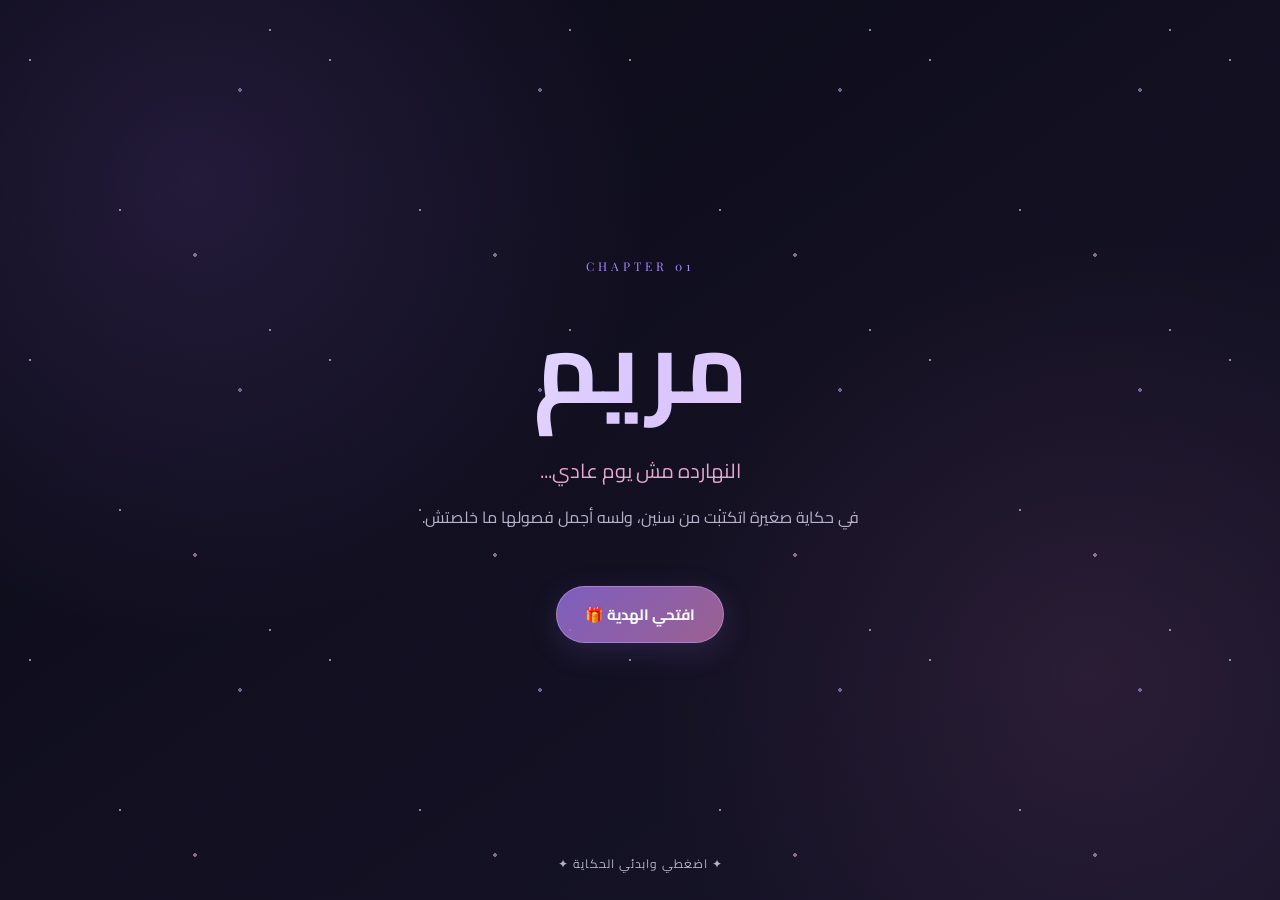
<file: index.html>
<!DOCTYPE html>
<html lang="ar" dir="rtl">

<head>
    <meta charset="UTF-8">
    <meta name="viewport" content="width=device-width, initial-scale=1.0">

    <title>إلى مريم ✨</title>

    <link rel="stylesheet" href="style.css">
</head>

<body>

    <main class="opening-screen">

        <div class="stars"></div>

        <div class="opening-content">

            <p class="chapter">
                CHAPTER 01
            </p>

            <h1>
                مريم
            </h1>

            <p class="subtitle">
                النهارده مش يوم عادي...
            </p>

            <p class="description">
                في حكاية صغيرة اتكتبت من سنين،
                ولسه أجمل فصولها ما خلصتش.
            </p>

            <button class="main-button" onclick="goToMessage()">
                افتحي الهدية 🎁
            </button>

        </div>

        <div class="scroll-hint">
            ✦ اضغطي وابدئي الحكاية ✦
        </div>

    </main>

    <script src="script.js"></script>

</body>

</html>
</file>
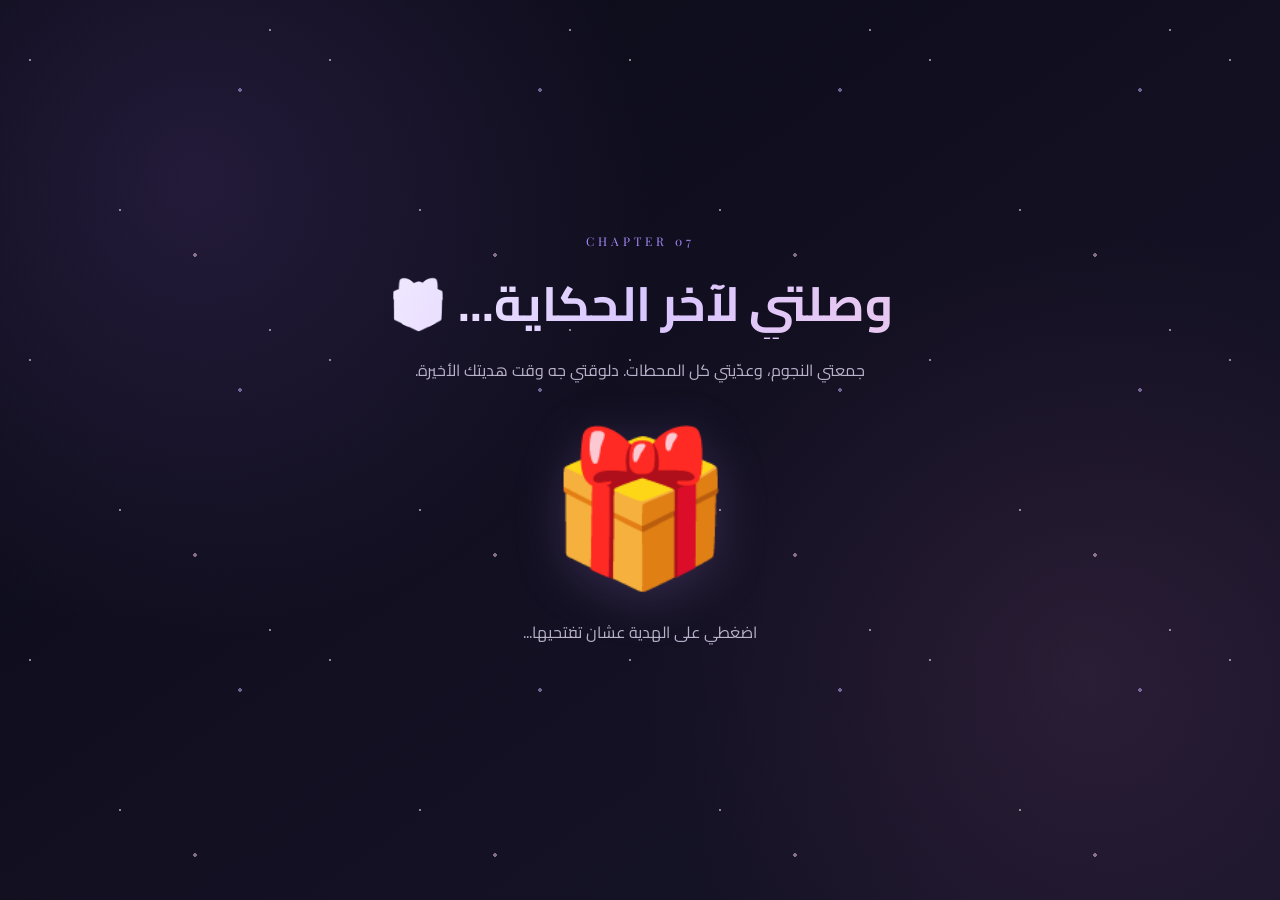
<file: final.html>
<!DOCTYPE html>
<html lang="ar" dir="rtl">

<head>
    <meta charset="UTF-8">
    <meta name="viewport" content="width=device-width, initial-scale=1.0">

    <title>الهدية الأخيرة 🎁</title>

    <link rel="stylesheet" href="style.css">
</head>

<body>

    <main class="final-screen">

        <div class="page-content">

            <p class="chapter">CHAPTER 07</p>

            <h1>وصلتي لآخر الحكاية... 🎁</h1>

            <p class="description">
                جمعتي النجوم، وعدّيتي كل المحطات.
                دلوقتي جه وقت هديتك الأخيرة.
            </p>

            <button
                id="finalGift"
                class="final-gift"
                onclick="openFinalGift()"
                aria-label="افتحي الهدية الأخيرة">

                🎁

            </button>

            <p id="finalHint" class="final-hint">
                اضغطي على الهدية عشان تفتحيها...
            </p>

            <div id="finalMessage" class="final-message" hidden>

                <h2>كل سنة وإنتي طيبة يا مريم 🤍</h2>

                <p>
                    أربع سنين من الحكايات والذكريات،
                    والنهارده بنحتفل بيكي وبسنة جديدة
                    أتمنى تكون مليانة فرح وراحة وأحلام بتتحقق.
                </p>

                <p>
                    أتمنى تفضلي دايمًا تلاقي حاجات
                    صغيرة تخلي يومك أحلى،
                    وتفتكري إن أجمل الحكايات
                    هي اللي لسه قدامنا. ✨
                </p>

                <p class="final-signature">
                  ❣️ Happy Birthday Ya Mariam
                </p>

            </div>

        </div>

    </main>

    <script src="script.js"></script>

</body>

</html>
</file>
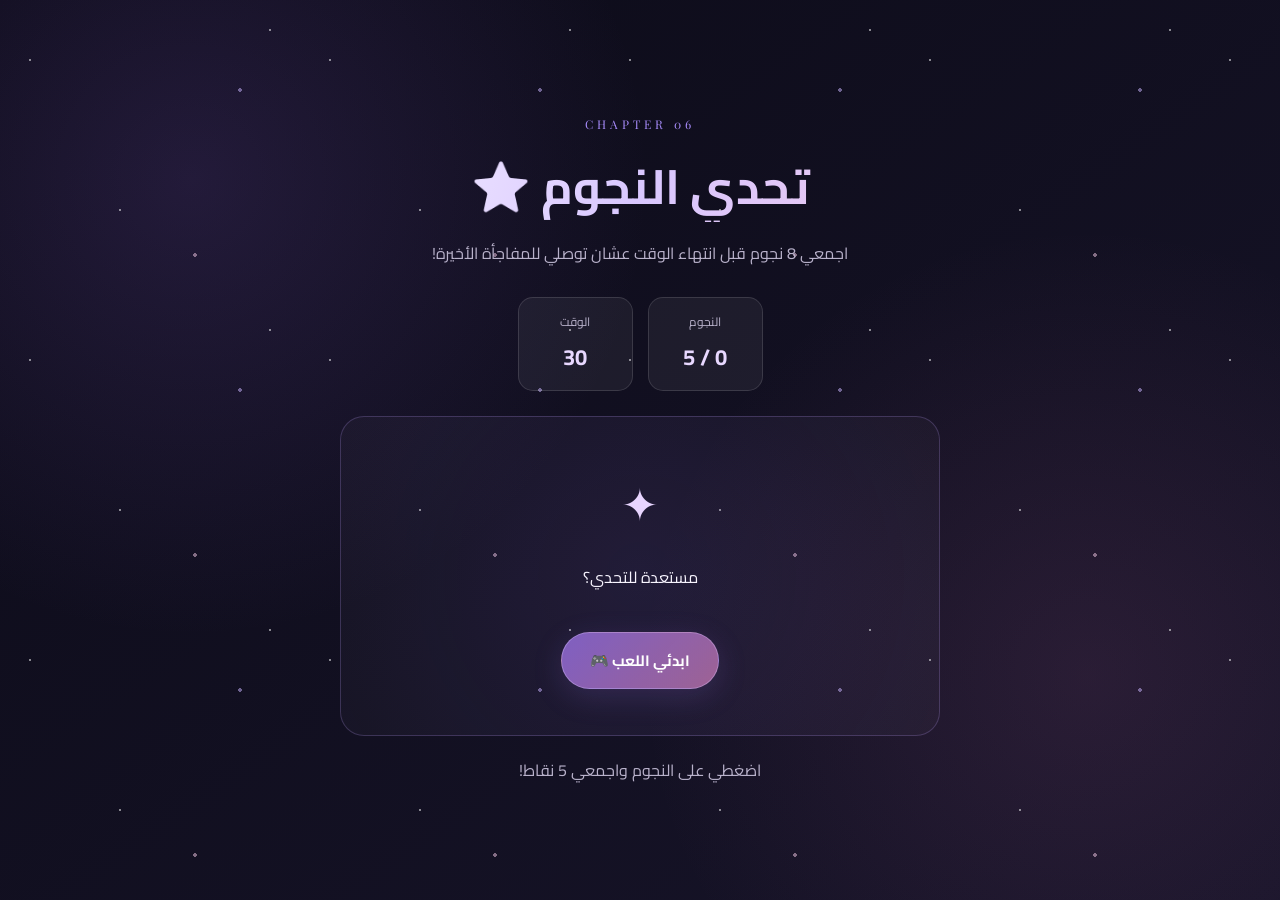
<file: game.html>
<!DOCTYPE html>
<html lang="ar" dir="rtl">

<head>
    <meta charset="UTF-8">
    <meta name="viewport" content="width=device-width, initial-scale=1.0">

    <title>تحدي النجوم ⭐</title>

    <link rel="stylesheet" href="style.css">
</head>

<body>

    <main class="game-screen">

        <div class="page-content">

            <p class="chapter">CHAPTER 06</p>

            <h1>تحدي النجوم ⭐</h1>

            <p class="description">
                اجمعي 8 نجوم قبل انتهاء الوقت
                عشان توصلي للمفاجأة الأخيرة!
            </p>

            <div class="game-stats">

                <div class="stat-card">
                    <span>النجوم</span>
                    <strong id="score">0 / 5</strong>
                </div>

                <div class="stat-card">
                    <span>الوقت</span>
                    <strong id="timer">30</strong>
                </div>

            </div>

            <div id="gameArea" class="game-area">

                <div id="gameIntro" class="game-intro">

                    <span class="intro-star">✦</span>

                    <p>
                        مستعدة للتحدي؟
                    </p>

                    <button
                        id="startGameButton"
                        class="main-button"
                        onclick="startGame()">

                        ابدئي اللعب 🎮

                    </button>

                </div>

            </div>

            <p id="gameMessage" class="game-message">
                اضغطي على النجوم واجمعي 5 نقاط!
            </p>

            <button
                id="retryButton"
                class="main-button"
                onclick="startGame()"
                hidden>

                حاولي تاني 🔄

            </button>

            <button
                id="finalGameButton"
                class="main-button"
                onclick="goToFinal()"
                hidden>

                افتحي هديتك الأخيرة 🎁

            </button>

        </div>

    </main>

    <script src="script.js"></script>

</body>

</html>
</file>
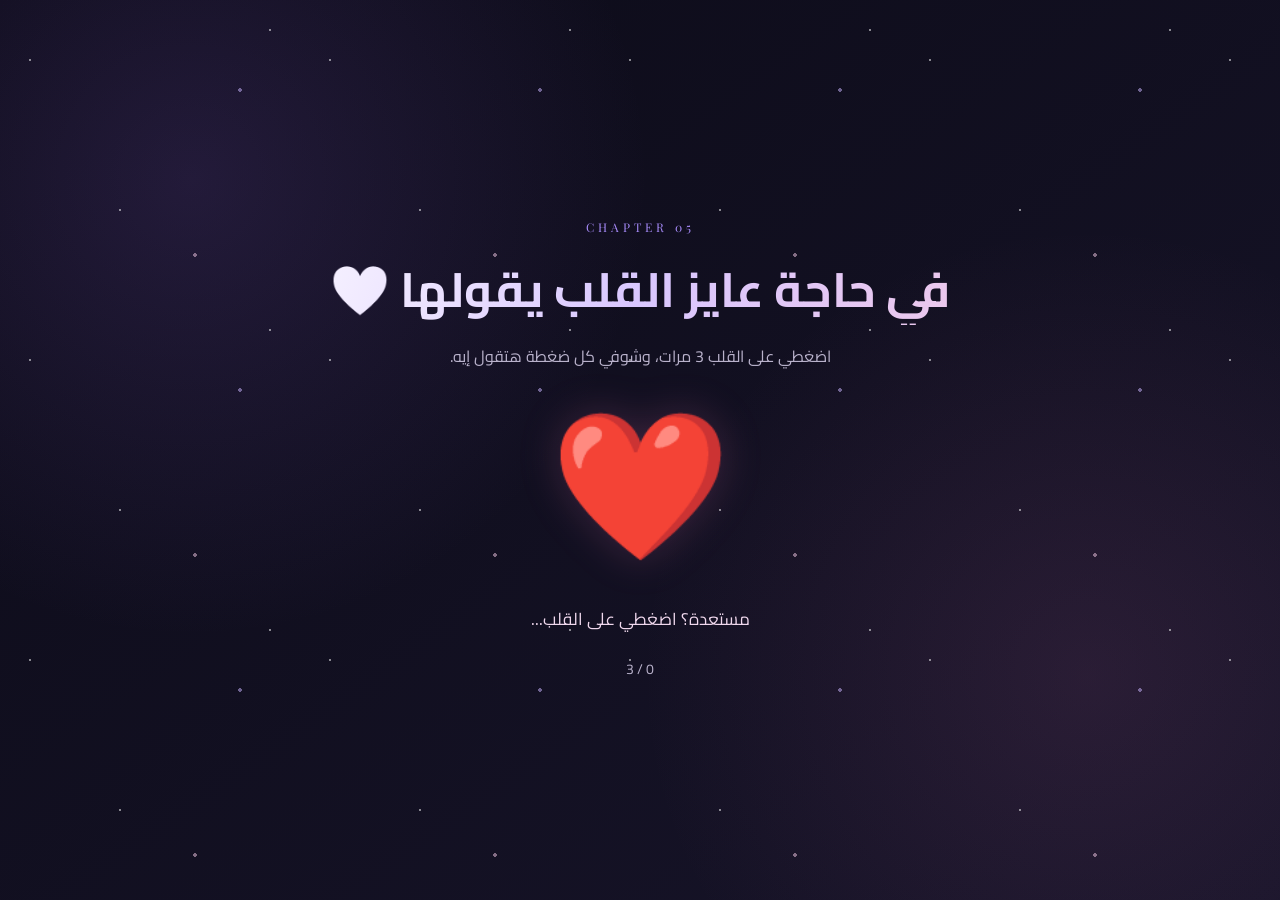
<file: heart.html>
<!DOCTYPE html>
<html lang="ar" dir="rtl">

<head>
    <meta charset="UTF-8">
    <meta name="viewport" content="width=device-width, initial-scale=1.0">

    <title>رسالة من القلب ❤️</title>

    <link rel="stylesheet" href="style.css">
</head>

<body>

    <main class="heart-screen">

        <div class="page-content">

            <p class="chapter">CHAPTER 05</p>

            <h1>في حاجة عايز القلب يقولها ❤️</h1>

            <p class="description">
                اضغطي على القلب 3 مرات،
                وشوفي كل ضغطة هتقول إيه.
            </p>

            <button
                id="bigHeart"
                class="big-heart"
                onclick="clickHeart()"
                aria-label="اضغطي على القلب">

                ❤️

            </button>

            <p id="heartMessage" class="heart-message">
                مستعدة؟ اضغطي على القلب...
            </p>

            <p id="heartProgress">
                0 / 3
            </p>

            <button
                id="nextHeartButton"
                class="main-button"
                onclick="goToGame()"
                hidden>

                يلا نلعب 🎮

            </button>

        </div>

    </main>

    <script src="script.js"></script>

</body>

</html>
</file>
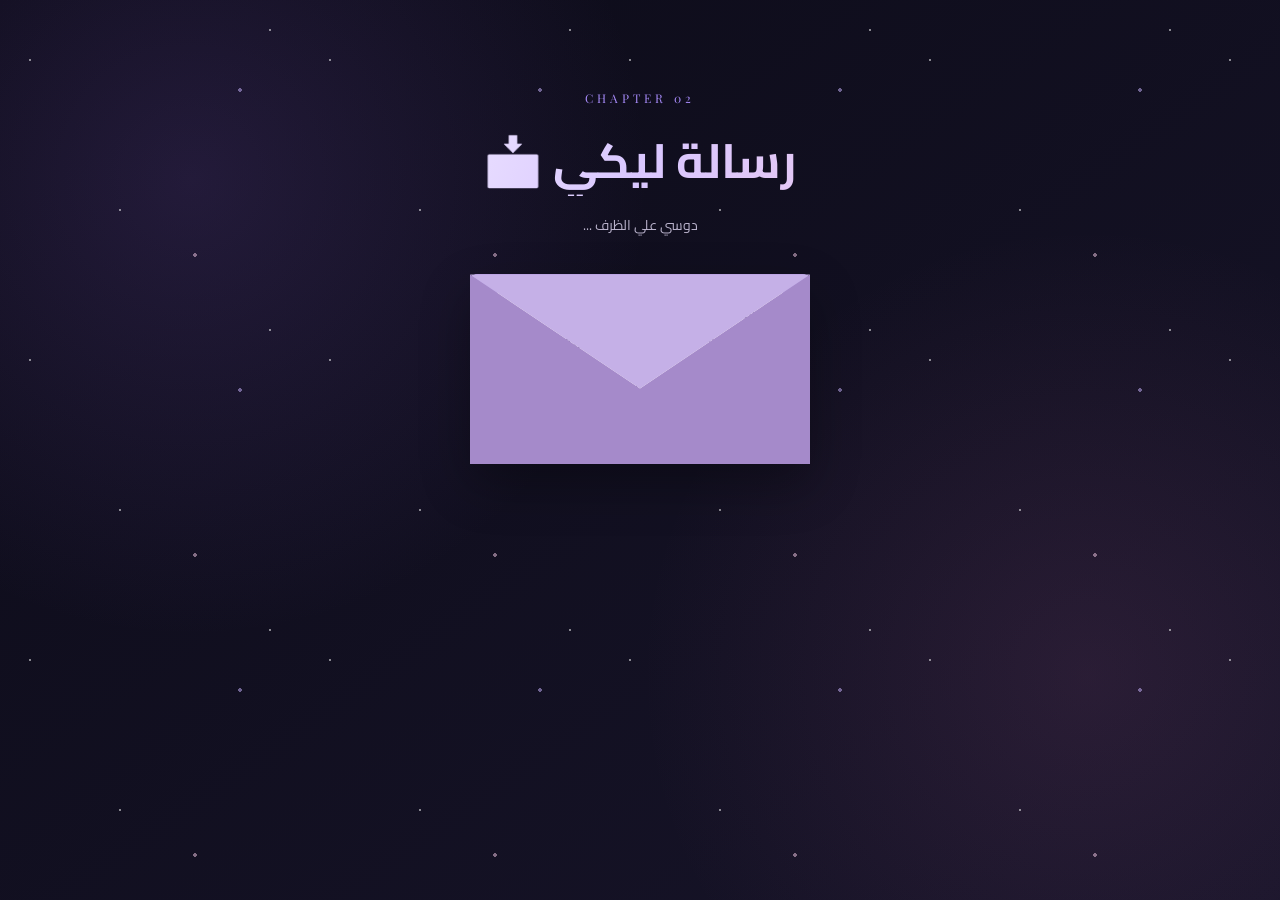
<file: message.html>
<!DOCTYPE html>
<html lang="ar" dir="rtl">

<head>
    <meta charset="UTF-8">
    <meta name="viewport" content="width=device-width, initial-scale=1.0">

    <title>رسالة إلى مريم 💌</title>

    <link rel="stylesheet" href="style.css">
</head>

<body>

    <main class="message-screen">

        <div class="page-content">

            <p class="chapter">
                CHAPTER 02
            </p>

            <h1>
                رسالة ليكي 📩
            </h1>

            <p class="hint">
               دوسي علي الظرف ...
            </p>

            <!-- الظرف -->
            <div class="envelope-container" onclick="openEnvelope()">

                <div class="envelope" id="envelope">

                    <div class="envelope-back"></div>

                    <div class="letter">
                        <p>
                            مريم...
                        </p>

                        <p>
                            يمكن الكلام أحيانًا مش بيكفي،
                            بس في حاجات تستاهل تتقال.
                        </p>

                        <p>
                            أربع سنين كانوا كفاية إني أعرف
                            إن وجود شخص في حياتنا ممكن
                            يخلي أيام كتير مختلفة.
                        </p>

                        <p>
                            ودي مجرد بداية للحكاية... ✨
                        </p>
                    </div>

                    <div class="envelope-front"></div>

                    <div class="envelope-flap"></div>

                </div>

            </div>

            <!-- الرسالة بعد فتح الظرف -->
            <div class="message-reveal" id="messageReveal">

                <h2>
                    ❤️ Happy Birthday ya Roma 
                </h2>

                <p>
                    أتمنى السنة الجديدة في حياتك تكون
                    مليانة حاجات حلوة وضحكة وذكريات
                    تستاهلي تفتكريها دايمًا.
                </p>

                <button class="main-button" onclick="goToYears()">
                    المحطة اللي بعدها →
                </button>

            </div>

        </div>

    </main>

    <script src="script.js"></script>

</body>

</html>
</file>
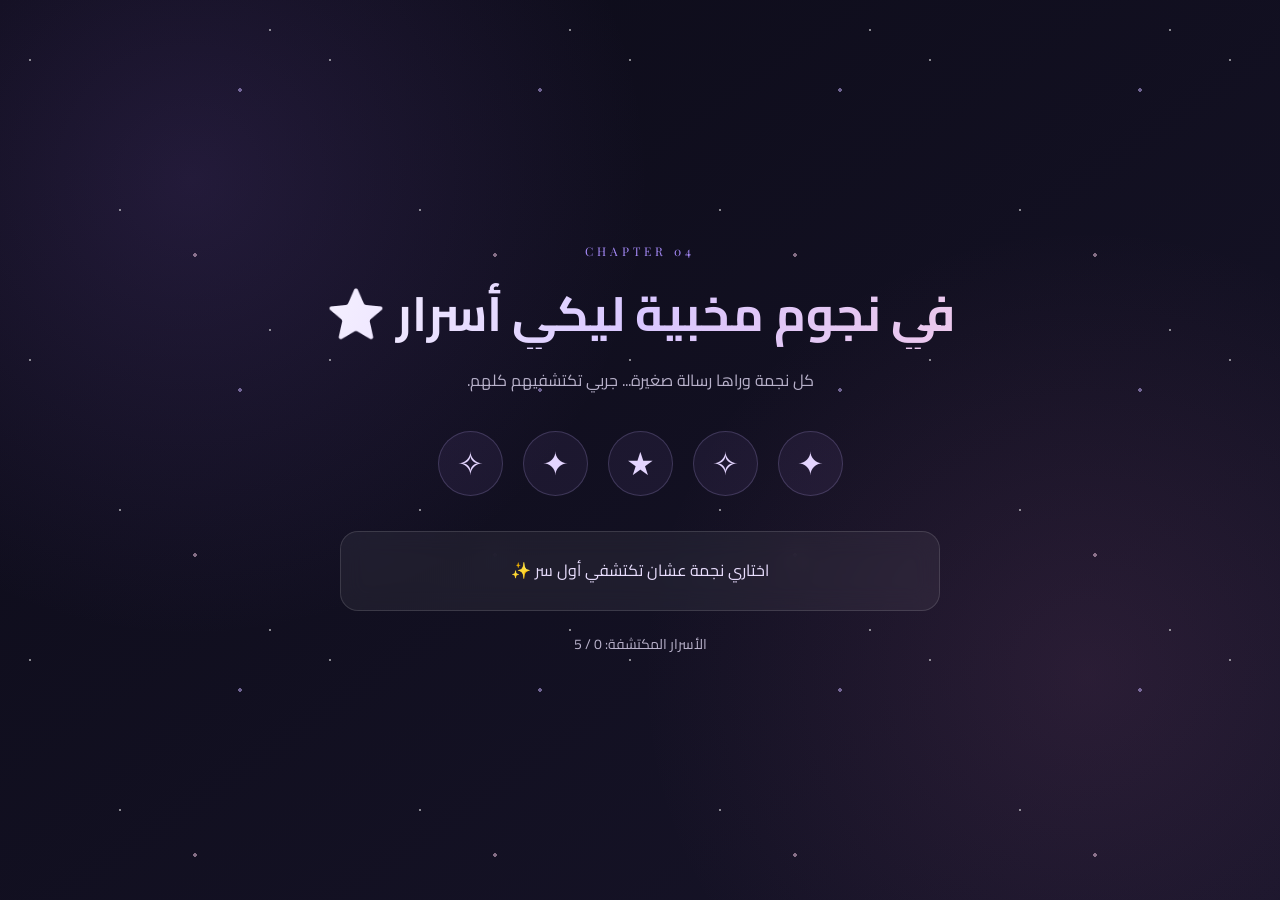
<file: secrets.html>
<!DOCTYPE html>
<html lang="ar" dir="rtl">

<head>
    <meta charset="UTF-8">
    <meta name="viewport" content="width=device-width, initial-scale=1.0">

    <title>أسرار النجوم ⭐</title>

    <link rel="stylesheet" href="style.css">
</head>

<body>

    <main class="secrets-screen">

        <div class="page-content">

            <p class="chapter">CHAPTER 04</p>

            <h1>في نجوم مخبية ليكي أسرار ⭐</h1>

            <p class="description">
                كل نجمة وراها رسالة صغيرة...
                جربي تكتشفيهم كلهم.
            </p>

            <div class="stars-grid">

                <button class="secret-star"
                    onclick="revealSecret(0, this)">
                    ✦
                </button>

                <button class="secret-star"
                    onclick="revealSecret(1, this)">
                    ✧
                </button>

                <button class="secret-star"
                    onclick="revealSecret(2, this)">
                    ★
                </button>

                <button class="secret-star"
                    onclick="revealSecret(3, this)">
                    ✦
                </button>

                <button class="secret-star"
                    onclick="revealSecret(4, this)">
                    ✧
                </button>

            </div>

            <div id="secretMessage" class="secret-message">
                اختاري نجمة عشان تكتشفي أول سر ✨
            </div>

            <p id="secretProgress">
                الأسرار المكتشفة: 0 / 5
            </p>

            <button
                id="nextSecretButton"
                class="main-button"
                onclick="goToHeart()"
                hidden>

                في حاجة تانية مستنياكي ❤️

            </button>

        </div>

    </main>

    <script src="script.js"></script>

</body>

</html>
</file>
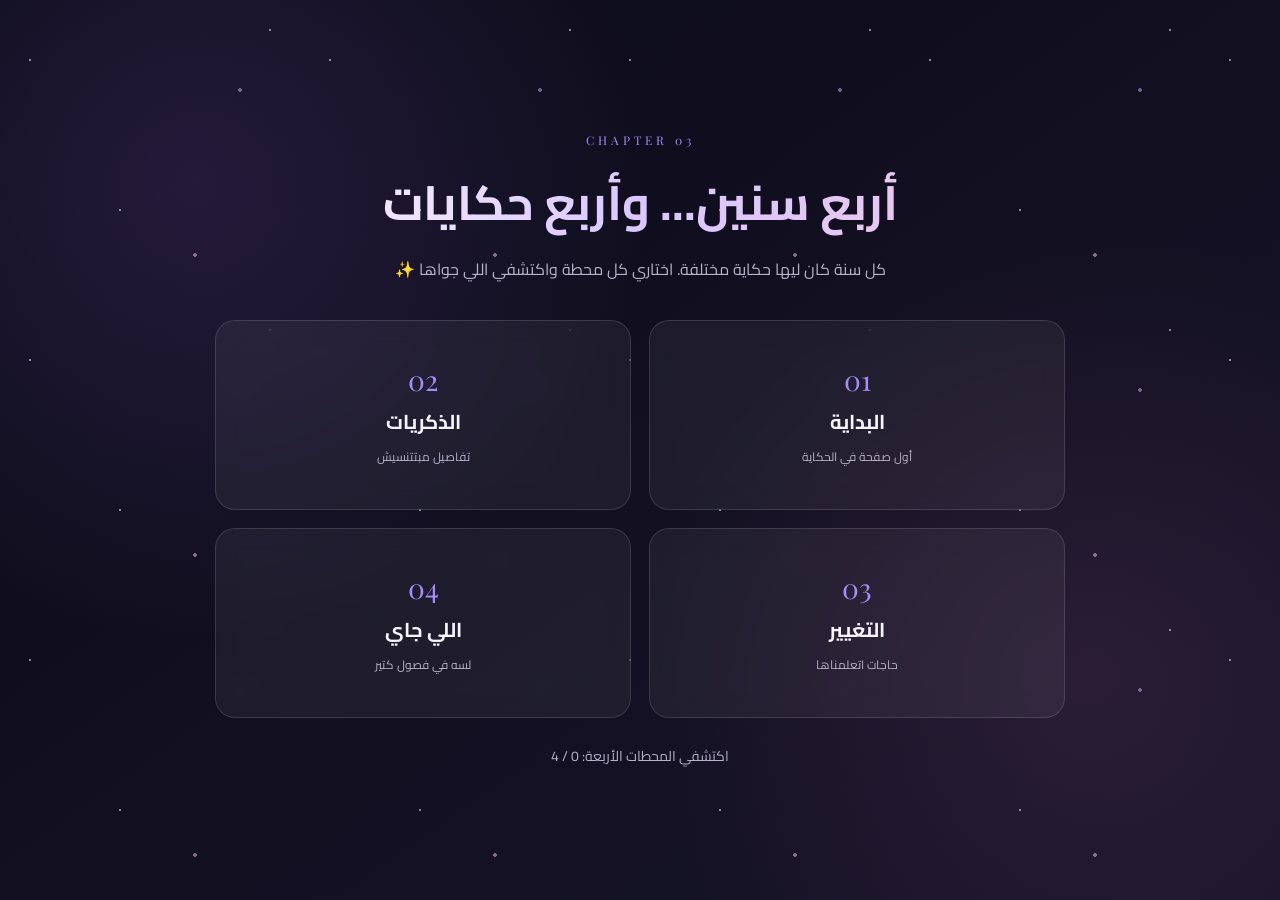
<file: years.html>
<!DOCTYPE html>
<html lang="ar" dir="rtl">

<head>
    <meta charset="UTF-8">
    <meta name="viewport" content="width=device-width, initial-scale=1.0">

    <title>أربع سنين من الحكاية 🕰️</title>

    <link rel="stylesheet" href="style.css">
</head>

<body>

    <main class="years-screen">

        <div class="page-content">

            <p class="chapter">CHAPTER 03</p>

            <h1>أربع سنين... وأربع حكايات</h1>

            <p class="description">
                كل سنة كان ليها حكاية مختلفة.
                اختاري كل محطة واكتشفي اللي جواها ✨
            </p>

            <div class="years-grid">

                <button class="year-card"
                    onclick="openYear(1, this)">

                    <span class="year-number">01</span>
                    <span class="year-title">البداية</span>
                    <span class="year-hint">أول صفحة في الحكاية</span>

                    <p class="year-story">
                        كل حكاية حلوة بيكون ليها بداية،
                        وأجمل حاجة في البداية إننا منعرفش
                        الذكريات اللي مستنيانا.
                    </p>

                </button>

                <button class="year-card"
                    onclick="openYear(2, this)">

                    <span class="year-number">02</span>
                    <span class="year-title">الذكريات</span>
                    <span class="year-hint">تفاصيل مبتتنسيش</span>

                    <p class="year-story">
                        ساعات أبسط التفاصيل هي اللي بتفضل
                        في بالنا، وتخلينا نبتسم لما نفتكرها.
                    </p>

                </button>

                <button class="year-card"
                    onclick="openYear(3, this)">

                    <span class="year-number">03</span>
                    <span class="year-title">التغيير</span>
                    <span class="year-hint">حاجات اتعلمناها</span>

                    <p class="year-story">
                        مع الوقت بنتغير ونتعلم،
                        وكل تجربة بتسيب جوانا حاجة جديدة.
                    </p>

                </button>

                <button class="year-card"
                    onclick="openYear(4, this)">

                    <span class="year-number">04</span>
                    <span class="year-title">اللي جاي</span>
                    <span class="year-hint">لسه في فصول كتير</span>

                    <p class="year-story">
                        أجمل حاجة إن الحكاية لسه مستمرة،
                        ولسه في ذكريات جديدة ممكن نصنعها.
                    </p>

                </button>

            </div>

            <p id="yearsProgress">
                اكتشفي المحطات الأربعة: 0 / 4
            </p>

            <button
                id="nextYearsButton"
                class="main-button"
                onclick="goToSecrets()"
                hidden>

                اكتشفي الأسرار ⭐

            </button>

        </div>

    </main>

    <script src="script.js"></script>

</body>

</html>
</file>
<file: style.css>
/* =================================
   1. إعدادات عامة للموقع
================================= */

@import url('https://fonts.googleapis.com/css2?family=Cairo:wght@400;500;600;700;800&family=Playfair+Display:wght@500;600;700&display=swap');

:root {
    --bg: #0c0b18;
    --bg-light: #171429;
    --purple: #a78bfa;
    --pink: #e9a8d4;
    --white: #f8f5ff;
    --muted: #b9b2cb;
    --glass: rgba(255, 255, 255, 0.055);
    --border: rgba(255, 255, 255, 0.13);
}

* {
    box-sizing: border-box;
    margin: 0;
    padding: 0;
}

[hidden] {
    display: none !important;
}

html {
    scroll-behavior: smooth;
}

body {
    min-height: 100vh;
    color: var(--white);
    font-family: 'Cairo', sans-serif;

    background:
        radial-gradient(
            circle at 15% 20%,
            rgba(119, 82, 180, 0.20),
            transparent 35%
        ),
        radial-gradient(
            circle at 85% 75%,
            rgba(195, 105, 165, 0.12),
            transparent 35%
        ),
        linear-gradient(145deg, var(--bg), var(--bg-light));

    background-attachment: fixed;
    overflow-x: hidden;
}

/* خلفية النجوم الهادية */

body::before {
    content: "";
    position: fixed;
    inset: 0;
    pointer-events: none;
    z-index: -1;

    background-image:
        radial-gradient(1px 1px at 10% 20%, white 80%, transparent),
        radial-gradient(2px 2px at 80% 30%, #c9b5ff 80%, transparent),
        radial-gradient(1px 1px at 40% 70%, white 80%, transparent),
        radial-gradient(2px 2px at 65% 85%, #f3c9e5 80%, transparent),
        radial-gradient(1px 1px at 90% 10%, white 80%, transparent);

    background-size: 300px 300px;
    opacity: 0.5;

    animation: starsDrift 35s linear infinite;
}

@keyframes starsDrift {
    from {
        background-position: 0 0;
    }

    to {
        background-position: 300px 300px;
    }
}

/* =================================
   2. تنسيق الشاشات
================================= */

.opening-screen,
.message-screen,
.years-screen,
.secrets-screen,
.heart-screen,
.game-screen,
.final-screen {
    min-height: 100vh;
    display: flex;
    align-items: center;
    justify-content: center;

    padding: 50px 22px;
}

.opening-content,
.page-content {
    width: 100%;
    max-width: 850px;
    margin: auto;
    text-align: center;

    animation: screenAppear 1s ease both;
}

@keyframes screenAppear {
    from {
        opacity: 0;
        transform: translateY(22px);
    }

    to {
        opacity: 1;
        transform: translateY(0);
    }
}

.chapter {
    color: var(--purple);
    font-family: 'Playfair Display', serif;
    font-size: 12px;
    letter-spacing: 4px;
    margin-bottom: 18px;
}

h1 {
    font-size: clamp(28px, 5vw, 48px);
    line-height: 1.5;
    font-weight: 700;
    margin-bottom: 15px;

    background: linear-gradient(
        110deg,
        #fff,
        #d9c7ff,
        #f2c8e6
    );

    -webkit-background-clip: text;
    background-clip: text;
    color: transparent;
}

h2 {
    font-size: clamp(22px, 4vw, 32px);
    line-height: 1.6;
    margin-bottom: 15px;
}

.subtitle {
    color: var(--pink);
    font-size: 20px;
    margin-bottom: 12px;
}

.description,
.hint {
    color: var(--muted);
    font-size: 16px;
    line-height: 2;
    max-width: 600px;
    margin: 0 auto 28px;
}

.hint {
    font-size: 14px;
}

/* =================================
   3. الأزرار
================================= */

.main-button {
    display: inline-flex;
    align-items: center;
    justify-content: center;
    gap: 8px;

    border: 1px solid rgba(220, 198, 255, 0.35);
    border-radius: 50px;

    padding: 13px 28px;
    margin-top: 25px;

    color: #fff;
    font-family: inherit;
    font-size: 15px;
    font-weight: 700;

    background: linear-gradient(
        135deg,
        rgba(145, 109, 220, 0.85),
        rgba(190, 116, 173, 0.8)
    );

    box-shadow: 0 8px 30px rgba(145, 109, 220, 0.18);

    cursor: pointer;
    transition:
        transform 0.25s ease,
        box-shadow 0.25s ease,
        filter 0.25s ease;
}

.main-button:hover {
    transform: translateY(-3px);
    box-shadow: 0 12px 35px rgba(180, 135, 240, 0.3);
    filter: brightness(1.1);
}

.main-button:active {
    transform: scale(0.97);
}

.main-button:focus-visible,
button:focus-visible {
    outline: 2px solid #e5d5ff;
    outline-offset: 4px;
}

/* =================================
   4. شاشة البداية
================================= */

.opening-content h1 {
    font-size: clamp(55px, 12vw, 100px);
    margin: 10px 0;
    animation: nameGlow 4s ease-in-out infinite;
}

@keyframes nameGlow {
    0%, 100% {
        text-shadow: 0 0 10px rgba(190, 155, 255, 0.1);
    }

    50% {
        text-shadow: 0 0 35px rgba(190, 155, 255, 0.35);
    }
}

.scroll-hint {
    position: absolute;
    bottom: 25px;
    left: 0;
    right: 0;

    color: var(--muted);
    font-size: 12px;
    letter-spacing: 1px;

    text-align: center;
    animation: hintFloat 2.5s ease-in-out infinite;
}

@keyframes hintFloat {
    0%, 100% {
        transform: translateY(0);
        opacity: 0.65;
    }

    50% {
        transform: translateY(-6px);
        opacity: 1;
    }
}

/* =================================
   5. شاشة الظرف والرسالة
================================= */

.envelope-container {
    width: min(340px, 90vw);
    height: 230px;
    margin: 35px auto;

    perspective: 1000px;
    cursor: pointer;
}

.envelope {
    position: relative;
    width: 100%;
    height: 190px;
    margin-top: 25px;

    border-radius: 8px;
    background: #b49adf;

    box-shadow: 0 20px 50px rgba(0, 0, 0, 0.3);

    transition: transform 0.5s ease;
}

.envelope-back {
    position: absolute;
    inset: 0;
    background: #b49adf;
    border-radius: 8px;
}

.letter {
    position: absolute;
    left: 8%;
    width: 84%;
    height: 165px;
    top: 15px;

    padding: 15px;
    overflow: hidden;

    color: #3b2b4a;
    background: #fffaf4;
    border-radius: 5px;

    font-size: 12px;
    line-height: 1.7;
    text-align: right;

    transition:
        transform 0.9s ease,
        height 0.9s ease;

    z-index: 2;
}

.letter p {
    margin-bottom: 6px;
}

.envelope-front {
    position: absolute;
    inset: 0;

    background: #a58aca;
    clip-path: polygon(0 0, 50% 60%, 100% 0, 100% 100%, 0 100%);

    z-index: 3;
}

.envelope-flap {
    position: absolute;
    inset: 0;

    background: #c5b0e7;
    clip-path: polygon(0 0, 100% 0, 50% 60%);

    transform-origin: top center;
    transition: transform 0.7s ease;

    z-index: 4;
}

.envelope.open .envelope-flap {
    transform: rotateX(180deg);
    z-index: 1;
}

.envelope.open .letter {
    transform: translateY(-115px);
    height: 240px;
}

.message-reveal {
    max-width: 600px;
    margin: 25px auto 0;
    padding: 28px;

    border: 1px solid var(--border);
    border-radius: 22px;

    background: var(--glass);
    backdrop-filter: blur(15px);

    opacity: 0;
    transform: translateY(20px);

    transition:
        opacity 0.8s ease,
        transform 0.8s ease;
}

.message-reveal.show {
    opacity: 1;
    transform: translateY(0);
}

.message-reveal p {
    color: var(--muted);
    line-height: 2;
}

/* =================================
   6. شاشة الأربع محطات
================================= */

.years-grid {
    display: grid;
    grid-template-columns: repeat(2, minmax(0, 1fr));
    gap: 18px;

    margin: 35px 0 25px;
}

.year-card {
    position: relative;
    min-height: 190px;

    padding: 25px 18px;
    overflow: hidden;

    border: 1px solid var(--border);
    border-radius: 20px;

    color: var(--white);
    font-family: inherit;

    background: var(--glass);
    backdrop-filter: blur(12px);

    cursor: pointer;

    transition:
        transform 0.3s ease,
        border-color 0.3s ease,
        background 0.3s ease;
}

.year-card:hover {
    transform: translateY(-5px);
    border-color: rgba(190, 160, 255, 0.55);
    background: rgba(170, 140, 230, 0.1);
}

.year-card.revealed {
    border-color: rgba(190, 160, 255, 0.55);
    background: rgba(150, 120, 210, 0.13);
}

.year-number {
    display: block;
    color: var(--purple);
    font-family: 'Playfair Display', serif;
    font-size: 28px;
    margin-bottom: 5px;
}

.year-title {
    display: block;
    font-size: 20px;
    font-weight: 700;
}

.year-hint {
    display: block;
    color: var(--muted);
    font-size: 12px;
    margin-top: 5px;
}

.year-story {
    max-height: 0;
    overflow: hidden;

    color: #e8defa;
    font-size: 14px;
    line-height: 1.9;

    opacity: 0;

    transition:
        max-height 0.6s ease,
        opacity 0.5s ease,
        margin 0.5s ease;
}

.year-story.show {
    max-height: 250px;
    opacity: 1;
    margin-top: 15px;
}

#yearsProgress,
#secretProgress,
#heartProgress {
    color: var(--muted);
    font-size: 14px;
    margin-top: 20px;
}

/* =================================
   7. شاشة النجوم والأسرار
================================= */

.stars-grid {
    display: flex;
    flex-wrap: wrap;
    justify-content: center;
    align-items: center;
    gap: 20px;

    max-width: 500px;
    margin: 35px auto;
}

.secret-star {
    width: 65px;
    height: 65px;

    border: 1px solid rgba(200, 180, 255, 0.2);
    border-radius: 50%;

    color: #e4d5ff;
    font-size: 32px;

    background: rgba(160, 130, 230, 0.08);

    cursor: pointer;

    transition:
        transform 0.3s ease,
        background 0.3s ease,
        box-shadow 0.3s ease;
}

.secret-star:hover {
    transform: scale(1.15) rotate(8deg);
    background: rgba(160, 130, 230, 0.2);
    box-shadow: 0 0 25px rgba(180, 150, 255, 0.2);
}

.secret-star.discovered {
    color: #fff2b5;
    background: rgba(230, 195, 120, 0.15);
    box-shadow: 0 0 20px rgba(230, 195, 120, 0.2);
    animation: starFound 0.5s ease;
}

@keyframes starFound {
    0% {
        transform: scale(0.7);
    }

    70% {
        transform: scale(1.25);
    }

    100% {
        transform: scale(1);
    }
}

.secret-message {
    max-width: 600px;
    min-height: 80px;

    margin: 20px auto;
    padding: 22px;

    border: 1px solid var(--border);
    border-radius: 18px;

    color: #e9defe;
    line-height: 2;

    background: var(--glass);
    backdrop-filter: blur(12px);
}

/* =================================
   8. شاشة القلب التفاعلي
================================= */

.big-heart {
    display: block;
    margin: 30px auto;

    border: none;
    background: transparent;

    font-size: clamp(85px, 20vw, 145px);

    cursor: pointer;

    filter: drop-shadow(0 0 20px rgba(240, 120, 180, 0.2));

    transition: transform 0.25s ease;
}

.big-heart:hover {
    transform: scale(1.08);
}

.big-heart.heart-pop {
    animation: heartPop 0.55s ease;
}

@keyframes heartPop {
    0% {
        transform: scale(1);
    }

    35% {
        transform: scale(1.3);
    }

    65% {
        transform: scale(0.92);
    }

    100% {
        transform: scale(1);
    }
}

.heart-message {
    max-width: 600px;
    margin: 20px auto;

    color: #f0d8ed;
    font-size: 17px;
    line-height: 2;
}

/* =================================
   9. شاشة اللعبة
================================= */

.game-stats {
    display: flex;
    justify-content: center;
    gap: 15px;

    margin: 25px 0;
}

.stat-card {
    min-width: 115px;
    padding: 12px 20px;

    border: 1px solid var(--border);
    border-radius: 15px;

    background: var(--glass);
}

.stat-card span {
    display: block;
    color: var(--muted);
    font-size: 12px;
}

.stat-card strong {
    display: block;
    color: #e8d8ff;
    font-size: 22px;
    margin-top: 3px;
}

.game-area {
    position: relative;

    width: 100%;
    max-width: 600px;
    height: 320px;

    margin: 20px auto;

    border: 1px solid rgba(190, 160, 255, 0.22);
    border-radius: 24px;

    overflow: hidden;

    background:
        radial-gradient(
            circle at center,
            rgba(150, 115, 220, 0.12),
            rgba(255, 255, 255, 0.025)
        );
}

.game-intro {
    position: absolute;
    inset: 0;

    display: flex;
    flex-direction: column;
    align-items: center;
    justify-content: center;

    gap: 15px;
}

.intro-star {
    color: #e8d5ff;
    font-size: 45px;

    animation: starFloat 2s ease-in-out infinite;
}

@keyframes starFloat {
    0%, 100% {
        transform: translateY(0) rotate(0);
    }

    50% {
        transform: translateY(-10px) rotate(12deg);
    }
}

.game-star {
    border: none;
    padding: 8px;

    font-size: 32px;
    background: transparent;

    cursor: pointer;

    animation: starFloat 1.2s ease-in-out infinite;
}

.game-star:hover {
    transform: scale(1.25);
}

.game-message {
    color: var(--muted);
    line-height: 1.8;
    margin-top: 15px;
}

/* =================================
   10. شاشة الهدية النهائية
================================= */

.final-gift {
    display: block;
    margin: 35px auto 20px;

    border: none;
    background: transparent;

    font-size: clamp(90px, 20vw, 150px);

    cursor: pointer;

    filter: drop-shadow(0 10px 25px rgba(190, 140, 240, 0.2));

    animation: giftFloat 3s ease-in-out infinite;

    transition: transform 0.4s ease;
}

@keyframes giftFloat {
    0%, 100% {
        transform: translateY(0) rotate(-3deg);
    }

    50% {
        transform: translateY(-12px) rotate(3deg);
    }
}

.final-gift:hover {
    transform: scale(1.1);
}

.final-gift.gift-open {
    animation: giftOpen 0.7s ease forwards;
}

@keyframes giftOpen {
    0% {
        transform: scale(1) rotate(0);
    }

    45% {
        transform: scale(1.25) rotate(12deg);
    }

    100% {
        transform: scale(0.8) rotate(-8deg);
        opacity: 0.6;
    }
}

.final-hint {
    color: var(--muted);
    margin-bottom: 20px;
}

.final-message {
    max-width: 650px;

    margin: 25px auto 0;
    padding: 30px;

    border: 1px solid rgba(220, 190, 255, 0.2);
    border-radius: 24px;

    background: rgba(255, 255, 255, 0.06);
    backdrop-filter: blur(16px);

    animation: screenAppear 1s ease both;
}

.final-message p {
    color: #e0d8ef;
    font-size: 15px;
    line-height: 2.2;

    margin-top: 12px;
}

.final-signature {
    color: var(--pink) !important;
    font-weight: 700;
    font-size: 18px !important;
}

/* =================================
   11. احتفال النجوم
================================= */

.celebration-particle {
    position: fixed;
    z-index: 1000;

    pointer-events: none;

    font-size: 20px;

    animation: particleRise 3.5s ease-out forwards;
}

@keyframes particleRise {
    0% {
        opacity: 0;
        transform: translateY(20px) scale(0.5) rotate(0);
    }

    15% {
        opacity: 1;
    }

    100% {
        opacity: 0;
        transform: translateY(-180px) scale(1.4) rotate(180deg);
    }
}

/* =================================
   12. تنسيق الموبايل
================================= */

@media (max-width: 600px) {

    .opening-screen,
    .message-screen,
    .years-screen,
    .secrets-screen,
    .heart-screen,
    .game-screen,
    .final-screen {
        padding: 35px 16px;
    }

    .years-grid {
        grid-template-columns: 1fr;
        gap: 14px;
    }

    .year-card {
        min-height: 150px;
    }

    .game-area {
        height: 280px;
    }

    .message-reveal,
    .final-message {
        padding: 22px 17px;
    }

    .main-button {
        max-width: 100%;
        padding: 12px 22px;
    }

    .stars-grid {
        gap: 12px;
    }

    .secret-star {
        width: 55px;
        height: 55px;
        font-size: 27px;
    }

    .scroll-hint {
        position: static;
        margin-top: 45px;
    }
}

/* احترام إعداد تقليل الحركة في الجهاز */

@media (prefers-reduced-motion: reduce) {

    *,
    *::before,
    *::after {
        animation-duration: 0.01ms !important;
        animation-iteration-count: 1 !important;
        scroll-behavior: auto !important;
        transition-duration: 0.01ms !important;
    }
}
</file>
